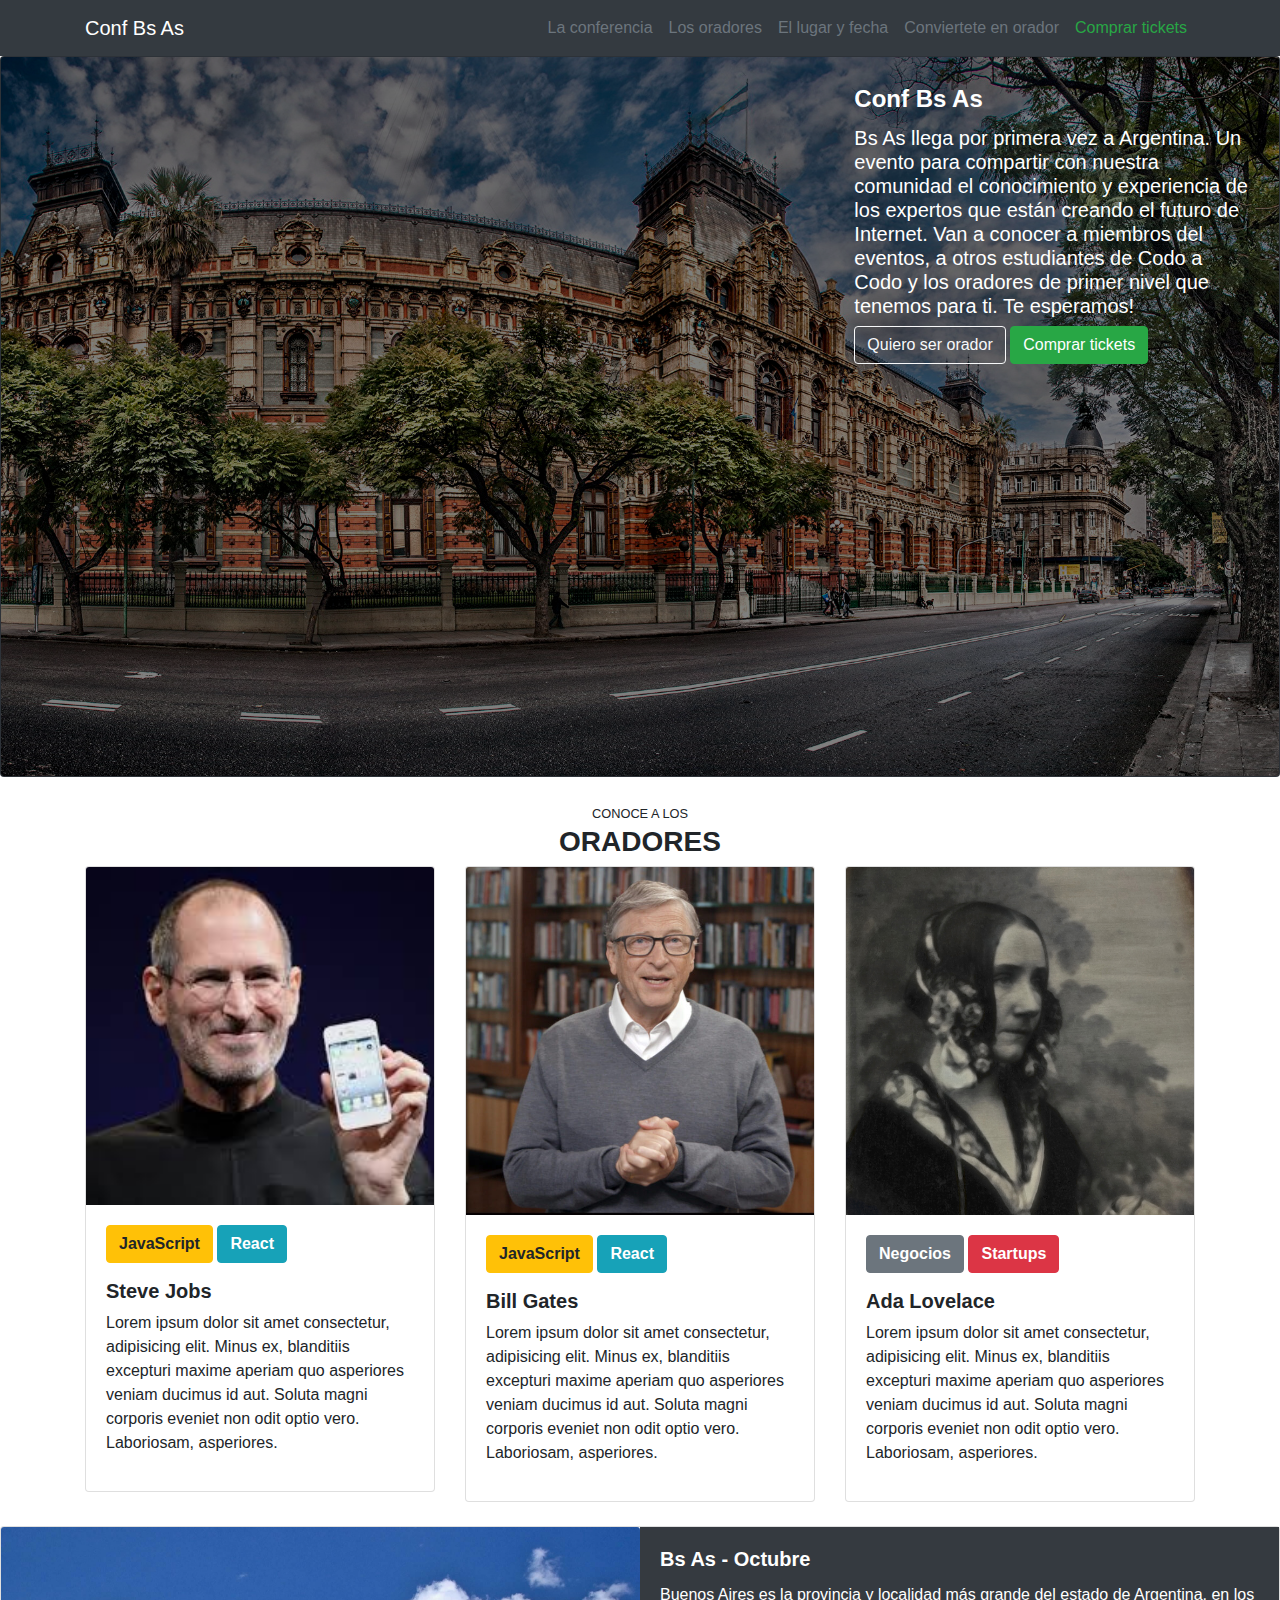
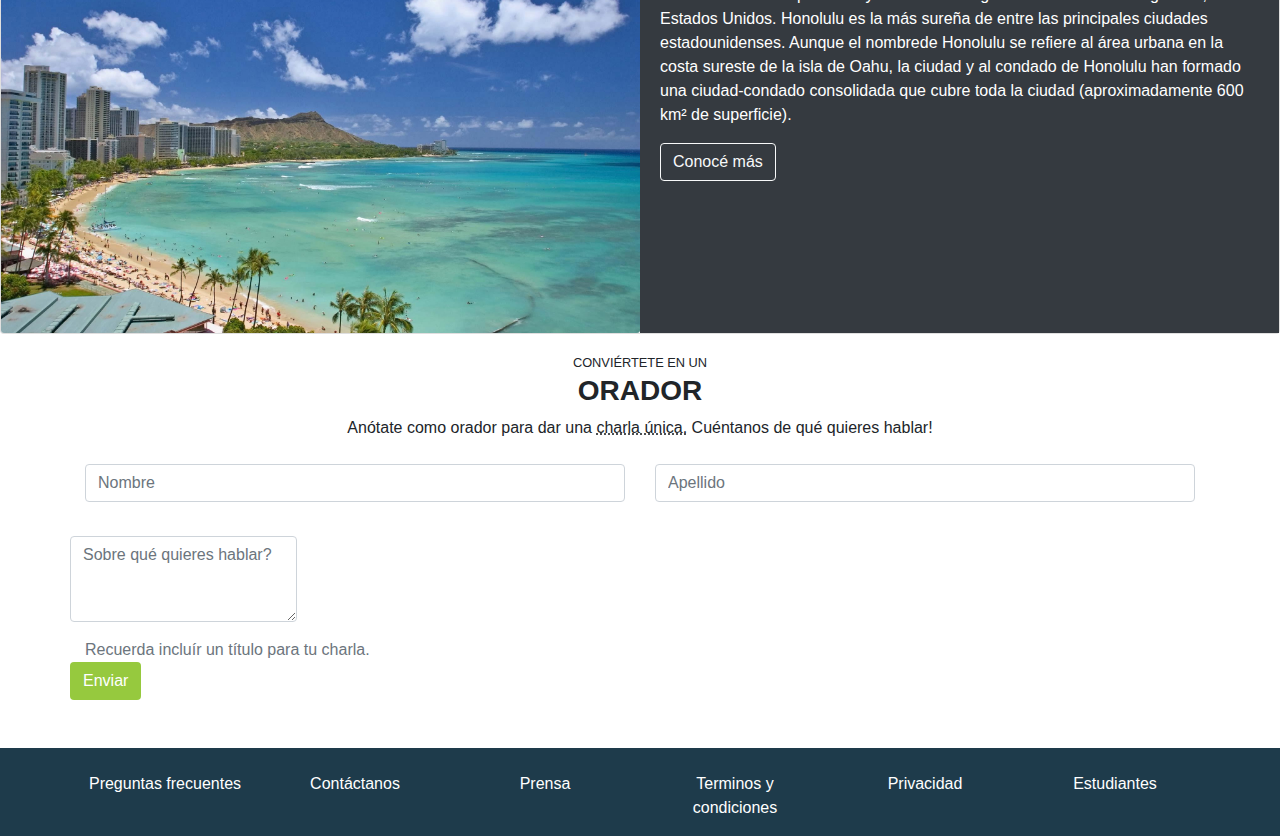
<file: index.html>
<!DOCTYPE html>
<html lang="es">

<head>
  <meta charset="UTF-8">
  <meta http-equiv="X-UA-Compatible" content="IE=edge">
  <meta name="viewport" content="width=device-width, initial-scale=1.0">
  <title>Codo a Codo Conf</title>
  <!-- CSS only -->
  <link href="https://cdn.jsdelivr.net/npm/bootstrap@5.1.3/dist/css/bootstrap.min.css" rel="stylesheet"
    integrity="sha384-1BmE4kWBq78iYhFldvKuhfTAU6auU8tT94WrHftjDbrCEXSU1oBoqyl2QvZ6jIW3" crossorigin="anonymous">
  <link rel="stylesheet" href="https://maxcdn.bootstrapcdn.com/bootstrap/4.0.0/css/bootstrap.min.css"
    integrity="sha384-Gn5384xqQ1aoWXA+058RXPxPg6fy4IWvTNh0E263XmFcJlSAwiGgFAW/dAiS6JXm" crossorigin="anonymous">
  <link rel="stylesheet" href="estilos.css">
</head>

<body>

  <header>
    <nav class="navbar navbar-dark bg-dark navbar-expand-lg navbar-light bg-light">
      <div class="container">
        <a class="navbar-brand" href="#">Conf Bs As</a>
        <div class="d-flex flex-wrap-reverse">
          <div class="order-1 p-2 text-secondary">La conferencia</div>
          <div class="order-2 p-2 text-secondary">Los oradores</div>
          <div class="order-3 p-2 text-secondary">El lugar y fecha</div>
          <div class="order-4 p-2 text-secondary">Conviertete en orador</div>
          <div class="order-5 p-2 text-success">Comprar tickets</div>
        </div>
      </div>
    </nav>
  </header>

  <main>
    <!--inicio-->
    <div class="card bg-dark text-white">
      <img src="imagenes/ba1.jpg" class="card-img sombra">
      <div class="card-img-overlay">

        <div class="d-flex justify-content-end align-self-md-end">
          <div class="col-md-4 p-2 desplazar">
            <h4 class="card-title"><b>Conf Bs As</b></h4>
            <h5 class="card-text">Bs As llega por primera vez a Argentina. Un evento para compartir con nuestra
              comunidad
              el
              conocimiento y experiencia de los expertos que están creando el futuro de Internet. Van a conocer a
              miembros
              del eventos, a otros estudiantes de Codo a Codo y los oradores de primer nivel que tenemos para ti. Te
              esperamos!</h5>
            <p class="card-text">
              <button type="button" class="btn btn-outline-light">Quiero ser orador</button>
              <button type="button" class="btn btn-success" onclick="location.href='comprar.html'" >Comprar tickets</button>
            </p>
          </div>
        </div>
      </div>
    </div>




    <!--contenido-->
    <div class="center">
      <br>
      <a><small>CONOCE A LOS</small></a>
      <h3><b>ORADORES</b></h3>
    </div>
    <div class="container">
      <div class="row">
        <div class="col-4">
          <div class="card">
            <img src="imagenes/steve.jpg" class="card-img-top">
            <div class="card-body">
              <p class="card-text">
                <button type="button" class="btn btn-warning"><b>JavaScript</b></button>
                <button type="button" class="btn btn-info"><b>React</b></button>
              <h5><b>Steve Jobs</b></h5>
              Lorem ipsum dolor sit amet consectetur, adipisicing elit. Minus ex, blanditiis excepturi maxime aperiam
              quo asperiores veniam ducimus id aut. Soluta magni corporis eveniet non odit optio vero. Laboriosam,
              asperiores.
              </p>
            </div>
          </div>
        </div>
        <div class="col-4">
          <div class="card">
            <img src="imagenes/bill.jpg" class="card-img-top">
            <div class="card-body">
              <p class="card-text">
                <button type="button" class="btn btn-warning"><b>JavaScript</b></button>
                <button type="button" class="btn btn-info"><b>React</b></button>
              <h5><b>Bill Gates</b></h5>
              Lorem ipsum dolor sit amet consectetur, adipisicing elit. Minus ex, blanditiis excepturi maxime aperiam
              quo asperiores veniam ducimus id aut. Soluta magni corporis eveniet non odit optio vero. Laboriosam,
              asperiores.
              </p>
            </div>
          </div>
        </div>
        <div class="col-4">
          <div class="card">
            <img src="imagenes/ada.jpeg" class="card-img-top">
            <div class="card-body">
              <p class="card-text">
                <button type="button" class="btn btn-secondary"><b>Negocios</b></button>
                <button type="button" class="btn btn-danger"><b>Startups</b></button>
              <h5><b>Ada Lovelace</b></h5>
              Lorem ipsum dolor sit amet consectetur, adipisicing elit. Minus ex, blanditiis excepturi maxime aperiam
              quo asperiores veniam ducimus id aut. Soluta magni corporis eveniet non odit optio vero. Laboriosam,
              asperiores.
              </p>
            </div>
          </div>
        </div>
      </div>
    </div>
    <br>

    <div class="card mb-3" style="max-width: 2000px;">
      <div class="row no-gutters">
        <div class="col-md-6">
          <img src="imagenes/honolulu.jpg" width="" class="card-img">
        </div>
        <div class="col-md-6 back-honolulu">
          <div class="card-body">
            <h5 class="card-title text-white"><b>Bs As - Octubre</b></h5>
            <p class="card-text text-white">Buenos Aires es la provincia y localidad más grande del estado de Argentina, en los Estados Unidos. Honolulu es la más sureña de entre las principales ciudades estadounidenses. Aunque el nombrede Honolulu se refiere al área urbana en la costa sureste de la isla de Oahu, la ciudad y al condado de Honolulu han formado una ciudad-condado consolidada que cubre toda la ciudad (aproximadamente 600 km² de superficie).</p>
            <button type="button" class="btn btn-outline-light">Conocé más</button>
          </div>
        </div>
      </div>
    </div>

    <!--form-->
    <div class="center">
    
      <a><small>CONVIÉRTETE EN UN</small></a>
      <h3><b>ORADOR</b></h3>
      <a>Anótate como orador para dar una <u style="text-decoration: underline; text-decoration-style: dotted;">charla
          única.</u> Cuéntanos de qué quieres hablar!</a> <br> <br>

      <div class="container">
        <div class="row">
          <div class="col-md-6">
            <input type="email" class="form-control" id="nombre" placeholder="Nombre">
          </div>
          <div class="col-md-6">
            <input type="email" class="form-control" id="nombre" placeholder="Apellido">
          </div>
          <br> <br> <br>
          <div class="mb-3">
            <textarea class="form-control" id="exampleFormControlTextarea1" rows="3"
              placeholder="Sobre qué quieres hablar?"></textarea>
          </div>
        </div>
        <a class="text-muted d-flex flex-nowrap">Recuerda incluír un título para tu charla.</a>
        <div class="row">
          <div class="d-grid gap-2">
            <button style="background-color: #96C93E;" class="btn text-white">Enviar</button>
          </div>
        </div>
      </div>
    </div>

  </main>

  
  <!--footer-->
  <footer class="text-center text-lg-start bg-light text-muted">
    <section class="footer">
      <div class="container text-center text-md-start mt-5">
        <div class="row mt-3"> <br>
          <div class="col-md-2 text-white">
            <br>
            <p>Preguntas frecuentes</p>
          </div>

          <div class="col-md-2 text-white">
            <br>
            <p>Contáctanos</p>
          </div>

          <div class="col-md-2 text-white">
            <br>
            <p>Prensa</p>
          </div>

          <div class="col-md-2 text-white">
            <br>
            <p>Terminos y condiciones</p>
          </div>

          <div class="col-md-2 text-white">
            <br>
            <p>Privacidad</p>
          </div>

          <div class="col-md-2 text-white">
            <br>
            <p>Estudiantes</p>
          </div>
        </div>
      </div>
    </section>
  </footer>
</body>

</html>
</file>
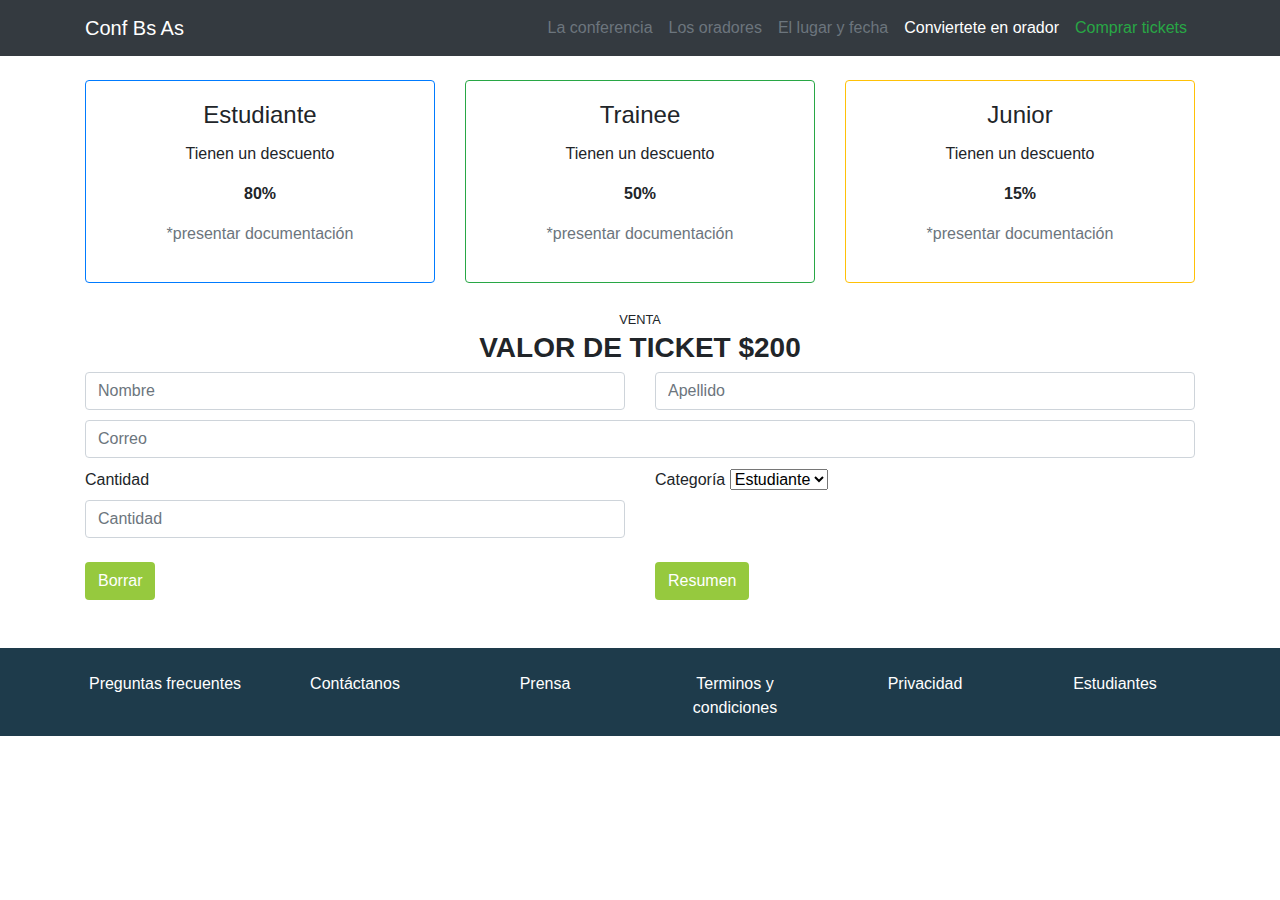
<file: comprar.html>
<!DOCTYPE html>
<html lang="es">

<head>
    <meta charset="UTF-8">
    <meta http-equiv="X-UA-Compatible" content="IE=edge">
    <meta name="viewport" content="width=device-width, initial-scale=1.0">
    <title>Codo a Codo Conf</title>
    <!-- CSS only -->
    <link href="https://cdn.jsdelivr.net/npm/bootstrap@5.1.3/dist/css/bootstrap.min.css" rel="stylesheet"
        integrity="sha384-1BmE4kWBq78iYhFldvKuhfTAU6auU8tT94WrHftjDbrCEXSU1oBoqyl2QvZ6jIW3" crossorigin="anonymous">
    <link rel="stylesheet" href="https://maxcdn.bootstrapcdn.com/bootstrap/4.0.0/css/bootstrap.min.css"
        integrity="sha384-Gn5384xqQ1aoWXA+058RXPxPg6fy4IWvTNh0E263XmFcJlSAwiGgFAW/dAiS6JXm" crossorigin="anonymous">
    <link rel="stylesheet" href="estilos.css">
</head>

<body>
    <header>
        <nav class="navbar navbar-dark bg-dark navbar-expand-lg navbar-light bg-light">
            <div class="container">
                <a class="navbar-brand" href="#">Conf Bs As</a>
                <div class="d-flex flex-wrap-reverse">
                    <div class="order-1 p-2 text-secondary">La conferencia</div>
                    <div class="order-2 p-2 text-secondary">Los oradores</div>
                    <div class="order-3 p-2 text-secondary">El lugar y fecha</div>
                    <div class="order-4 p-2 text-white">Conviertete en orador</div>
                    <div class="order-5 p-2 text-success">Comprar tickets</div>
                </div>
            </div>
        </nav>
    </header>

    <br>

    <main>
        <div class="container">
            <div class="row">
                <div class="col-md">
                    <div class="card border-primary">
                        <div class="card-body">
                            <h4 class="card-title center">Estudiante</h4>
                            <p class="center">Tienen un descuento</p>
                            <p class="center"><b>80%</b></p>
                            <p class="text-secondary center">*presentar documentación</p>
                        </div>
                    </div>
                </div>

                <div class="col-md">
                    <div class="card border-success">
                        <div class="card-body">
                            <h4 class="card-title center">Trainee</h4>
                            <p class="center">Tienen un descuento</p>
                            <p class="center"><b>50%</b></p>
                            <p class="text-secondary center">*presentar documentación</p>
                        </div>
                    </div>
                </div>

                <div class="col-md">
                    <div class="card border-warning">
                        <div class="card-body">
                            <h4 class="card-title center">Junior</h4>
                            <p class="center">Tienen un descuento</p>
                            <p class="center"><b>15%</b></p>
                            <p class="text-secondary center">*presentar documentación</p>
                        </div>
                    </div>
                </div>
            </div>
        </div>

        <div class="center">
            <br>
            <a><small>VENTA</small></a>
            <h3><b>VALOR DE TICKET $200</b></h3>
        </div>
        <div class="container">
            <div class="row">
                <div class="col-md-6">
                    <input type="text" class="form-control" id="nombre" placeholder="Nombre">
                </div>
                <div class="col-md-6">
                    <input type="text" class="form-control" id="apellido" placeholder="Apellido">
                </div>
                <br> <br>
                <div class="col-md-12">
                    <input type="text" class="form-control" id="correo" placeholder="Correo">
                </div>
                <br> <br>
                <div class="col-md-6">
                    <label for="exampleFormControlInput1" class="form-label">Cantidad</label>
                    <input type="text" class="form-control" id="cantidad" placeholder="Cantidad">
                </div>
                <div class="col-md-6">
                    <label for="exampleFormControlInput1" class="form-label">Categoría</label>
                    <select class="form-select" id="categoria" aria-label="Default select example">
                        <option selected value="estudiante">Estudiante</option>
                        <option value="trainee">Trainee</option>
                        <option value="junior">Junior</option>
                    </select>
                </div>
            </div>



            <br>
            <div class="alert alert-primary" id="total" style="display:none;" role="alert">
                
            </div>
            <div class="row">
                <div class="d-grid gap-2 col-6 mx-auto">
                    <button class="btn text-white" style="background-color: #96C93E;" onclick="borrar()" type="button">Borrar</button>
                </div>
                <div class="d-grid gap-2 col-6 mx-auto">
                    <button input id="clickMe" value="clickme" onclick="calcular()" type="button" class="btn text-white" style="background-color: #96C93E;"
                        data-bs-toggle="button">Resumen</button>
                </div>
            </div>
        </div>
    </main>

    <footer class="text-center text-lg-start bg-light text-muted">
        <section class="footer">
            <div class="container text-center text-md-start mt-5">
                <div class="row mt-3"> <br>
                    <div class="col-md-2 text-white">
                        <br>
                        <p>Preguntas frecuentes</p>
                    </div>

                    <div class="col-md-2 text-white">
                        <br>
                        <p>Contáctanos</p>
                    </div>

                    <div class="col-md-2 text-white">
                        <br>
                        <p>Prensa</p>
                    </div>

                    <div class="col-md-2 text-white">
                        <br>
                        <p>Terminos y condiciones</p>
                    </div>

                    <div class="col-md-2 text-white">
                        <br>
                        <p>Privacidad</p>
                    </div>

                    <div class="col-md-2 text-white">
                        <br>
                        <p>Estudiantes</p>
                    </div>
                </div>
            </div>
        </section>
    </footer>
</body>
<script src="calculador.js"></script>
</html>
</file>
<file: estilos.css>
@import url('https://fonts.googleapis.com/css2?family=Roboto+Slab:wght@100&display=swap');

h1 {
    cursor: pointer;
}
* {
    font-family: 'arial', serif;
}
nav.navbar {
    color: rgb(249, 249, 249) ;
}

.desplazar {
    float: right;
}

.center {
    text-align:center;
    width:100%;
} 


.footer {
    background-color:  #1E3B4B;
 }


.back-honolulu {
    background-color: #353A40;
}


.sombra {
    filter: brightness(50%);
    

}
</file>
